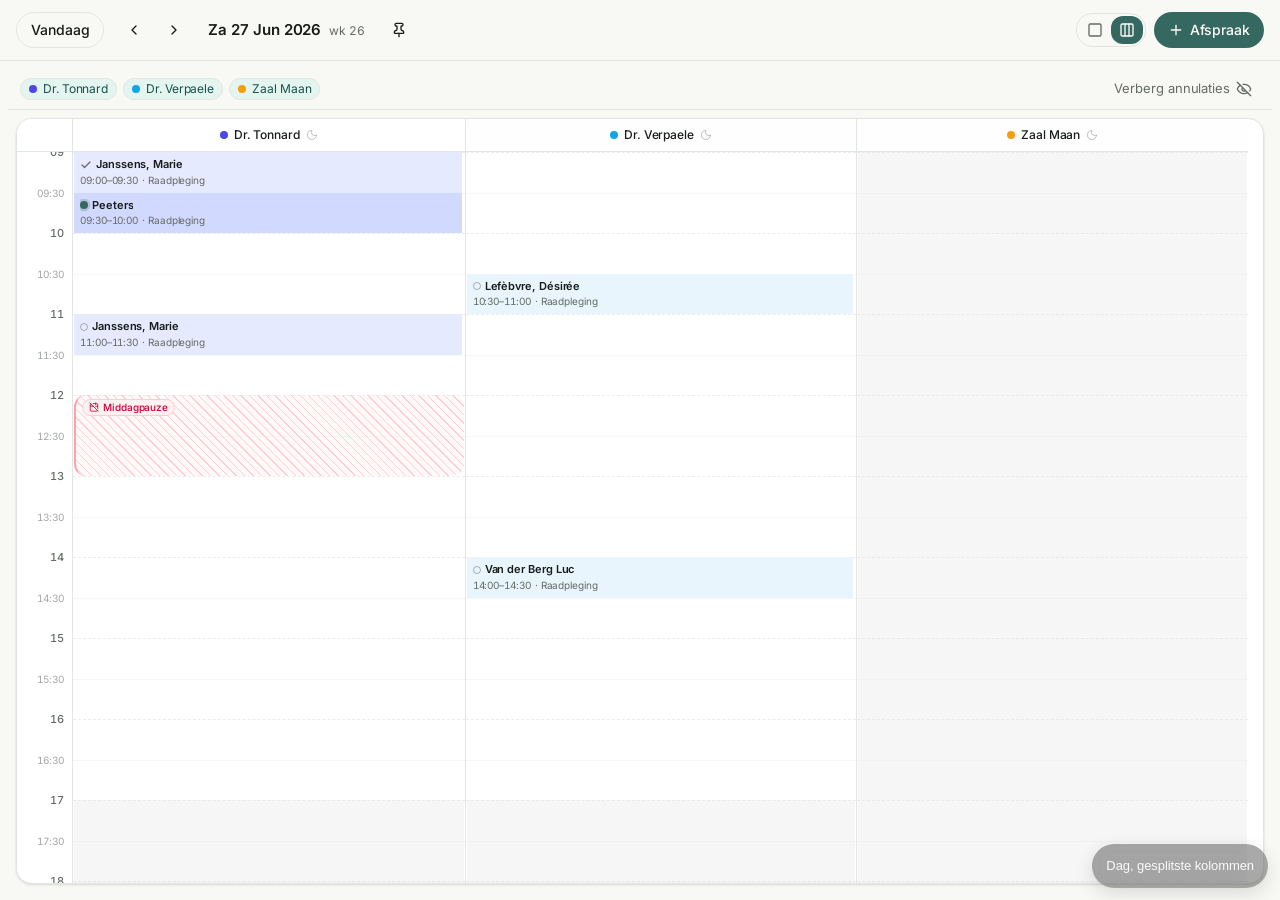
<file: index.html>
<!doctype html>
<html lang="nl">
  <head>
    <meta charset="utf-8" />
    <title>T&amp;V Agenda — spike</title>
    <meta name="viewport" content="width=device-width, initial-scale=1, viewport-fit=cover" />
    <meta name="robots" content="noindex, nofollow" />
    <meta name="theme-color" content="#3B6C66" />
    <link rel="manifest" href="./manifest.webmanifest" />
    <link rel="apple-touch-icon" href="./icons/logo192.png" />
    <meta http-equiv="refresh" content="0; url=./app/iframe.html?id=features-scheduling-agenda-page--default&viewMode=story" />
    <script>
      location.replace('./app/iframe.html?id=features-scheduling-agenda-page--default&viewMode=story')
    </script>
  </head>
  <body>
    <p>Bezig met openen van de <a href="./app/iframe.html?id=features-scheduling-agenda-page--default&viewMode=story">agenda-spike</a>…</p>
  </body>
</html>
</file>
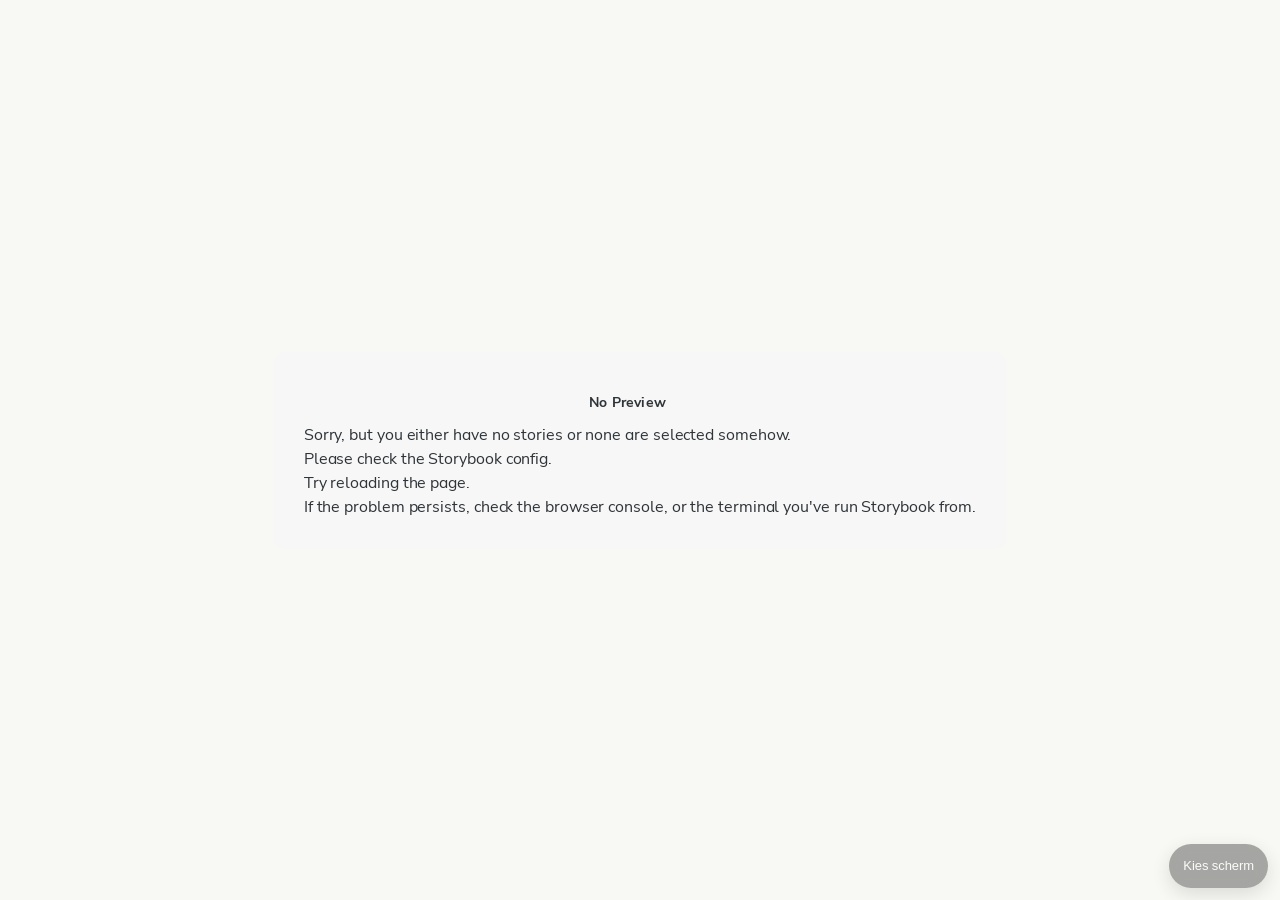
<file: app/iframe.html>
<!doctype html>
<!--suppress HtmlUnknownTarget -->
<html lang="en">
  <head><script type="module" src="./vite-inject-mocker-entry.js"></script>
    <meta charset="utf-8" />
    
    
    <title>T&amp;V Agenda — spike</title>
    <meta name="viewport" content="width=device-width, initial-scale=1, viewport-fit=cover" />
    <meta name="robots" content="noindex, nofollow" />
    <meta name="theme-color" content="#3B6C66" />
    <meta name="mobile-web-app-capable" content="yes" />
    <meta name="apple-mobile-web-app-capable" content="yes" />
    <meta name="apple-mobile-web-app-status-bar-style" content="black-translucent" />
    <meta name="apple-mobile-web-app-title" content="T&amp;V Agenda" />
    <link rel="manifest" href="../manifest.webmanifest" />
    <link rel="apple-touch-icon" href="../icons/logo192.png" />
    <link rel="icon" href="../icons/favicon.svg" type="image/svg+xml" />
    <link rel="stylesheet" href="../pwa-shell.css" />

    <style>
      @font-face {
        font-family: 'Nunito Sans';
        font-style: normal;
        font-weight: 400;
        font-display: swap;
        src: url('./sb-common-assets/nunito-sans-regular.woff2') format('woff2');
      }

      @font-face {
        font-family: 'Nunito Sans';
        font-style: italic;
        font-weight: 400;
        font-display: swap;
        src: url('./sb-common-assets/nunito-sans-italic.woff2') format('woff2');
      }

      @font-face {
        font-family: 'Nunito Sans';
        font-style: normal;
        font-weight: 700;
        font-display: swap;
        src: url('./sb-common-assets/nunito-sans-bold.woff2') format('woff2');
      }

      @font-face {
        font-family: 'Nunito Sans';
        font-style: italic;
        font-weight: 700;
        font-display: swap;
        src: url('./sb-common-assets/nunito-sans-bold-italic.woff2') format('woff2');
      }
    </style>

    <script>
      window.CONFIG_TYPE = 'PRODUCTION';
      window.LOGLEVEL = 'info';
      window.FRAMEWORK_OPTIONS = {"builder":{"viteConfigPath":".storybook/vite.config.ts"}};
      window.CHANNEL_OPTIONS = {};
      window.FEATURES = {"actions":true,"argTypeTargetsV7":true,"babelRemoveBugfixes":false,"backgrounds":true,"changeDetection":true,"componentsManifest":false,"controls":true,"disallowImplicitActionsInRenderV8":true,"highlight":true,"interactions":true,"legacyDecoratorFileOrder":false,"measure":true,"outline":true,"menuOnboardingChecklist":true,"sidebarOnboardingChecklist":true,"viewport":true};
      window.STORIES = [{"titlePrefix":"features/scheduling","files":"**/*.stories.@(ts|tsx)","directory":"./src/features/scheduling","importPathMatcher":"^\\.[\\\\/](?:src\\/features\\/scheduling(?:\\/(?!\\.)(?:(?:(?!(?:^|\\/)\\.).)*?)\\/|\\/|$)(?!\\.)(?=.)[^/]*?\\.stories\\.(ts|tsx))$"}];
      window.DOCS_OPTIONS = {};
      window.TAGS_OPTIONS = {};

      

      // We do this so that "module && module.hot" etc. in Storybook source code
      // doesn't fail (it will simply be disabled)
      window.module = undefined;
      window.global = window;
    </script>
    <base target="_parent" />

<style>
  /* While we aren't showing the main block yet, but still preparing, we want everything the user has rendered, which may or may not be in #storybook-root, to be display none */
  .sb-show-preparing-story:not(.sb-show-main) > :not(.sb-preparing-story) {
    display: none;
  }

  .sb-show-preparing-docs:not(.sb-show-main) > :not(.sb-preparing-docs) {
    display: none;
  }

  /* Hide our own blocks when we aren't supposed to be showing them */
  :not(.sb-show-preparing-story) > .sb-preparing-story,
  :not(.sb-show-preparing-docs) > .sb-preparing-docs,
  :not(.sb-show-nopreview) > .sb-nopreview,
  :not(.sb-show-errordisplay) > .sb-errordisplay {
    display: none;
  }

  .sb-show-main.sb-main-centered {
    margin: 0;
    display: flex;
    align-items: center;
    min-height: 100vh;
  }

  .sb-show-main.sb-main-centered #storybook-root {
    box-sizing: border-box;
    margin: auto;
    padding: 1rem;
    max-height: 100%;
    /* Hack for centering correctly in IE11 */
  }

  /* Vertical centering fix for IE11 */
  @media screen and (-ms-high-contrast: none), (-ms-high-contrast: active) {
    .sb-show-main.sb-main-centered:after {
      content: '';
      min-height: inherit;
      font-size: 0;
    }
  }

  .sb-show-main.sb-main-fullscreen {
    margin: 0;
    padding: 0;
    display: block;
  }

  .sb-show-main.sb-main-padded {
    margin: 0;
    padding: 1rem;
    display: block;
    box-sizing: border-box;
  }

  .sb-wrapper {
    position: fixed;
    top: 0;
    bottom: 0;
    left: 0;
    right: 0;
    box-sizing: border-box;

    padding: 40px;
    font-family:
      'Nunito Sans',
      -apple-system,
      '.SFNSText-Regular',
      'San Francisco',
      BlinkMacSystemFont,
      'Segoe UI',
      'Helvetica Neue',
      Helvetica,
      Arial,
      sans-serif;
    -webkit-font-smoothing: antialiased;
    overflow: auto;
  }

  @media (max-width: 700px) {
    .sb-wrapper {
      padding: 20px;
    }
  }

  @media (max-width: 500px) {
    .sb-wrapper {
      padding: 10px;
    }
  }

  .sb-heading {
    font-size: 14px;
    font-weight: 600;
    letter-spacing: 0.2px;
    margin: 10px 0;
    padding-right: 25px;
  }

  .sb-nopreview {
    display: flex;
    align-content: center;
    justify-content: center;
    box-sizing: border-box;
  }

  .sb-nopreview_main {
    margin: auto;
    padding: 30px;
    border-radius: 10px;
    background: rgb(247, 247, 247);
    color: rgb(46, 52, 56);
  }

  .sb-nopreview_main * {
    background: rgb(247, 247, 247);
    color: rgb(46, 52, 56);
  }

  .sb-nopreview_heading {
    text-align: center;
  }

  .sb-errordisplay {
    background: #f6f9fc;
    color: black;
    z-index: 999999;
    width: 100vw;
    min-height: 100vh;
    box-sizing: border-box;
  }

  .sb-errordisplay_main {
    margin: auto;
    padding: 24px;
    display: flex;
    box-sizing: border-box;

    flex-direction: column;
    min-height: 100%;
    width: 100%;
    border-radius: 6px;
    background: white;
    color: black;
    border: 1px solid #ff0000;
    box-shadow: 0 0 64px rgba(0, 0, 0, 0.1);
    gap: 24px;
  }

  .sb-errordisplay_main ol {
    padding-left: 18px;
    margin: 0;
  }

  /* Redefine colors to ensure readability regardless of user-provided * selectors. */
  .sb-errordisplay_main * {
    background: white;
    color: black;
  }

  /* Exclude error code block from the universal reset to preserve ANSI colors and dark theme */
  .sb-errordisplay_main .sb-errordisplay_code,
  .sb-errordisplay_main .sb-errordisplay_code * {
    background: #242424;
    color: #c6c6c6;
  }

  .sb-errordisplay_main h1 {
    font-family: inherit;
    font-size: 22px;
    font-weight: 400;
    line-height: 30px;
    margin: 0;
  }

  .sb-errordisplay_main h1::before {
    content: '';
    display: inline-block;
    width: 12px;
    height: 12px;
    background: #ff4400;
    border-radius: 50%;
    margin-right: 8px;
  }

  .sb-errordisplay_main p,
  .sb-errordisplay_main ol {
    font-family: inherit;
    font-size: 14px;
    font-weight: 400;
    line-height: 19px;
    margin: 0;
  }

  .sb-errordisplay_main li + li {
    margin: 0;
    padding: 0;
    padding-top: 12px;
  }

  .sb-errordisplay_main a {
    color: currentColor;
  }

  .sb-errordisplay_main .sb-errordisplay_code {
    padding: 10px;
    flex: 1;
    background: #242424;
    color: #c6c6c6;
    box-sizing: border-box;

    font-size: 14px;
    font-weight: 400;
    line-height: 19px;
    border-radius: 4px;

    font-family:
      'Operator Mono', 'Fira Code Retina', 'Fira Code', 'FiraCode-Retina', 'Andale Mono',
      'Lucida Console', Consolas, Monaco, monospace;
    margin: 0;
    overflow: auto;
  }

  .sb-errordisplay_main .sb-errordisplay_code code {
    background-color: inherit;
    color: inherit;
  }

  .sb-errordisplay_main .sb-errordisplay_code {
    white-space: pre-wrap;
  }

  @-webkit-keyframes sb-rotate360 {
    from {
      transform: rotate(0deg);
    }

    to {
      transform: rotate(360deg);
    }
  }

  @keyframes sb-rotate360 {
    from {
      transform: rotate(0deg);
    }

    to {
      transform: rotate(360deg);
    }
  }

  @-webkit-keyframes sb-glow {
    0%,
    100% {
      opacity: 1;
    }

    50% {
      opacity: 0.4;
    }
  }

  @keyframes sb-glow {
    0%,
    100% {
      opacity: 1;
    }

    50% {
      opacity: 0.4;
    }
  }

  /* We display the preparing loaders *over* the rendering story */
  .sb-preparing-story,
  .sb-preparing-docs {
    background-color: white;
    /* Maximum possible z-index. It would be better to use stacking contexts to ensure it's always
    on top, but this isn't possible as it would require making CSS changes that could affect user code */
    z-index: 2147483647;
  }

  .sb-loader {
    -webkit-animation: sb-rotate360 0.7s linear infinite;
    animation: sb-rotate360 0.7s linear infinite;
    border-color: rgba(97, 97, 97, 0.29);
    border-radius: 50%;
    border-style: solid;
    border-top-color: #646464;
    border-width: 2px;
    display: inline-block;
    height: 32px;
    left: 50%;
    margin-left: -16px;
    margin-top: -16px;
    mix-blend-mode: difference;
    overflow: hidden;
    position: absolute;
    top: 50%;
    transition: all 200ms ease-out;
    vertical-align: top;
    width: 32px;
    z-index: 4;
  }

  .sb-previewBlock {
    background: #fff;
    border: 1px solid rgba(0, 0, 0, 0.1);
    border-radius: 4px;
    box-shadow: rgba(0, 0, 0, 0.1) 0 1px 3px 0;
    margin: 25px auto 40px;
    max-width: 600px;
  }

  .sb-previewBlock_header {
    align-items: center;
    box-shadow: rgba(0, 0, 0, 0.1) 0 -1px 0 0 inset;
    display: flex;
    gap: 14px;
    height: 40px;
    padding: 0 12px;
  }

  .sb-previewBlock_icon {
    -webkit-animation: sb-glow 1.5s ease-in-out infinite;
    animation: sb-glow 1.5s ease-in-out infinite;
    background: #e6e6e6;
    height: 14px;
    width: 14px;
  }

  .sb-previewBlock_icon:last-child {
    margin-left: auto;
  }

  .sb-previewBlock_body {
    -webkit-animation: sb-glow 1.5s ease-in-out infinite;
    animation: sb-glow 1.5s ease-in-out infinite;
    height: 182px;
    position: relative;
  }

  .sb-argstableBlock {
    border-collapse: collapse;
    border-spacing: 0;
    font-size: 13px;
    line-height: 20px;
    margin: 25px auto 40px;
    max-width: 600px;
    text-align: left;
    width: 100%;
  }

  .sb-argstableBlock th:first-of-type,
  .sb-argstableBlock td:first-of-type {
    padding-left: 20px;
  }

  .sb-argstableBlock th:nth-of-type(2),
  .sb-argstableBlock td:nth-of-type(2) {
    width: 35%;
  }

  .sb-argstableBlock th:nth-of-type(3),
  .sb-argstableBlock td:nth-of-type(3) {
    width: 15%;
  }

  .sb-argstableBlock th:last-of-type,
  .sb-argstableBlock td:last-of-type {
    width: 25%;
    padding-right: 20px;
  }

  .sb-argstableBlock th span,
  .sb-argstableBlock td span {
    -webkit-animation: sb-glow 1.5s ease-in-out infinite;
    animation: sb-glow 1.5s ease-in-out infinite;
    background-color: rgba(0, 0, 0, 0.1);
    border-radius: 0;
    box-shadow: none;
    color: transparent;
  }

  .sb-argstableBlock th {
    padding: 10px 15px;
  }

  .sb-argstableBlock-body {
    border-radius: 4px;
    box-shadow:
      rgba(0, 0, 0, 0.1) 0 1px 3px 1px,
      rgba(0, 0, 0, 0.065) 0 0 0 1px;
  }

  .sb-argstableBlock-body tr {
    background: transparent;
    overflow: hidden;
  }

  .sb-argstableBlock-body tr:not(:first-child) {
    border-top: 1px solid #e6e6e6;
  }

  .sb-argstableBlock-body tr:first-child td:first-child {
    border-top-left-radius: 4px;
  }

  .sb-argstableBlock-body tr:first-child td:last-child {
    border-top-right-radius: 4px;
  }

  .sb-argstableBlock-body tr:last-child td:first-child {
    border-bottom-left-radius: 4px;
  }

  .sb-argstableBlock-body tr:last-child td:last-child {
    border-bottom-right-radius: 4px;
  }

  .sb-argstableBlock-body td {
    background: #fff;
    padding-bottom: 10px;
    padding-top: 10px;
    vertical-align: top;
  }

  .sb-argstableBlock-body td:not(:first-of-type) {
    padding-left: 15px;
    padding-right: 15px;
  }

  .sb-argstableBlock-body button {
    -webkit-animation: sb-glow 1.5s ease-in-out infinite;
    animation: sb-glow 1.5s ease-in-out infinite;
    background-color: rgba(0, 0, 0, 0.1);
    border: 0;
    border-radius: 0;
    box-shadow: none;
    color: transparent;
    display: inline;
    font-size: 12px;
    line-height: 1;
    padding: 10px 16px;
  }

  .sb-argstableBlock-summary {
    margin-top: 4px;
  }

  .sb-argstableBlock-code {
    margin-right: 4px;
    margin-bottom: 4px;
    padding: 2px 5px;
  }

  .sb-sr-only,
  .sb-hidden-until-focus:not(:focus) {
    position: absolute;
    width: 1px;
    height: 1px;
    padding: 0px;
    margin: -1px;
    overflow: hidden;
    clip: rect(0, 0, 0, 0);
    border: none;
  }

  .sb-hidden-until-focus {
    opacity: 0;
    transition: opacity 150ms ease-out;
  }

  .sb-hidden-until-focus:focus {
    opacity: 1;
  }
</style>

<script>
  /* globals window */
  try {
    if (window.top !== window) {
      window.__REACT_DEVTOOLS_GLOBAL_HOOK__ = window.top.__REACT_DEVTOOLS_GLOBAL_HOOK__;
      window.__VUE_DEVTOOLS_GLOBAL_HOOK__ = window.top.__VUE_DEVTOOLS_GLOBAL_HOOK__;
      window.top.__VUE_DEVTOOLS_CONTEXT__ = window.document;
    }
  } catch (e) {
    // eslint-disable-next-line no-console
    console.warn('unable to connect to top frame for connecting dev tools');
  }
</script>

    <script type="module" crossorigin src="./assets/iframe-7FHopMLh.js"></script>
    <link rel="modulepreload" crossorigin href="./assets/preload-helper-usAeo7Bx.js">
    <link rel="modulepreload" crossorigin href="./assets/react-IGKVQItS.js">
    <link rel="stylesheet" crossorigin href="./assets/iframe-Yl9fFyZv.css">
  </head>

  <body>
    <div class="sb-preparing-story sb-wrapper">
  <div class="sb-loader"></div>
</div>

<div class="sb-preparing-docs sb-wrapper">
  <div class="sb-previewBlock">
    <div class="sb-previewBlock_header">
      <div class="sb-previewBlock_icon"></div>
      <div class="sb-previewBlock_icon"></div>
      <div class="sb-previewBlock_icon"></div>
      <div class="sb-previewBlock_icon"></div>
    </div>
    <div class="sb-previewBlock_body">
      <div class="sb-loader"></div>
    </div>
  </div>
  <table aria-hidden="true" class="sb-argstableBlock">
    <thead class="sb-argstableBlock-head">
      <tr>
        <th><span>Name</span></th>
        <th><span>Description</span></th>
        <th><span>Default</span></th>
        <th><span>Control </span></th>
      </tr>
    </thead>
    <tbody class="sb-argstableBlock-body">
      <tr>
        <td><span>propertyName</span><span title="Required">*</span></td>
        <td>
          <div><span>This is a short description</span></div>
          <div class="sb-argstableBlock-summary">
            <div><span class="sb-argstableBlock-code">summary</span></div>
          </div>
        </td>
        <td>
          <div><span class="sb-argstableBlock-code">defaultValue</span></div>
        </td>
        <td><button>Set string</button></td>
      </tr>
      <tr>
        <td><span>propertyName</span><span>*</span></td>
        <td>
          <div><span>This is a short description</span></div>
          <div class="sb-argstableBlock-summary">
            <div><span class="sb-argstableBlock-code">summary</span></div>
          </div>
        </td>
        <td>
          <div><span class="sb-argstableBlock-code">defaultValue</span></div>
        </td>
        <td><button>Set string</button></td>
      </tr>
      <tr>
        <td><span>propertyName</span><span>*</span></td>
        <td>
          <div><span>This is a short description</span></div>
          <div class="sb-argstableBlock-summary">
            <div><span class="sb-argstableBlock-code">summary</span></div>
          </div>
        </td>
        <td>
          <div><span class="sb-argstableBlock-code">defaultValue</span></div>
        </td>
        <td><button>Set string</button></td>
      </tr>
    </tbody>
  </table>
</div>

<div class="sb-nopreview sb-wrapper">
  <div class="sb-nopreview_main">
    <h1 class="sb-nopreview_heading sb-heading">No Preview</h1>
    <p>Sorry, but you either have no stories or none are selected somehow.</p>
    <ul>
      <li>Please check the Storybook config.</li>
      <li>Try reloading the page.</li>
    </ul>
    <p>
      If the problem persists, check the browser console, or the terminal you've run Storybook from.
    </p>
  </div>
</div>

<div class="sb-errordisplay sb-wrapper">
  <div class="sb-errordisplay_main">
    <h1 id="error-message"></h1>
    <p>
      The component failed to render properly, likely due to a configuration issue in Storybook.
      Here are some common causes and how you can address them:
    </p>
    <ol>
      <li>
        <strong>Missing Context/Providers</strong>: You can use decorators to supply specific
        contexts or providers, which are sometimes necessary for components to render correctly. For
        detailed instructions on using decorators, please visit the
        <a href="https://storybook.js.org/docs/writing-stories/decorators"
          >Decorators documentation</a
        >.
      </li>
      <li>
        <strong>Misconfigured Webpack or Vite</strong>: Verify that Storybook picks up all necessary
        settings for loaders, plugins, and other relevant parameters. You can find step-by-step
        guides for configuring
        <a href="https://storybook.js.org/docs/builders/webpack">Webpack</a> or
        <a href="https://storybook.js.org/docs/builders/vite">Vite</a>
        with Storybook.
      </li>
      <li>
        <strong>Missing Environment Variables</strong>: Your Storybook may require specific
        environment variables to function as intended. You can set up custom environment variables
        as outlined in the
        <a href="https://storybook.js.org/docs/configure/environment-variables"
          >Environment Variables documentation</a
        >.
      </li>
    </ol>
    <pre class="sb-errordisplay_code"><code id="error-stack"></code></pre>
  </div>
</div>

    <div id="storybook-root"></div>
    <div id="storybook-docs"></div>
    <script>
      function __onViteAppLoadingError(event) {
        const hostname = globalThis.location.hostname;
        if (hostname !== 'localhost' && globalThis.CONFIG_TYPE === 'DEVELOPMENT') {
          const message = `Failed to load the Storybook preview file 'vite-app.js':

      It looks like you're visiting the Storybook development server on another hostname than localhost: '${hostname}', but you haven't configured the necessary security features to support this.
      Please re-run your Storybook development server with the '--host ${hostname}' flag, or manually configure your Vite allowedHosts configuration with viteFinal.

      See:`;
          const docs = [
            'https://storybook.js.org/docs/api/cli-options#dev',
            'https://storybook.js.org/docs/api/main-config/main-config-vite-final',
            'https://vite.dev/config/server-options.html#server-allowedhosts',
          ];
          console.error(`${message}\n${docs.map((doc) => `- ${doc}`).join('\n')}`);

          document.getElementById('storybook-root').innerHTML =
            `<p style="color: red; max-width: 70ch">${message.replaceAll(
              '\n',
              '<br/>'
            )}<ul>${docs.map((doc) => `<li><a href='${doc}' target='_blank'>${doc}</a></li>`).join('')}</ul></p>`;
          return;
        }
      }
    </script>
      <script src="../screens.js"></script>
    <script src="../pwa-shell.js"></script>
  </body>
</html>
</file>
<file: pwa-shell.css>
/* Launcher chrome for the spike. Deliberately neutral (system font, dark sheet) so it never
   reads as part of the EHR UI being evaluated. Hidden entirely with ?chrome=0. */
.spike-fab {
  position: fixed;
  z-index: 2147483000;
  right: calc(env(safe-area-inset-right, 0px) + 12px);
  bottom: calc(env(safe-area-inset-bottom, 0px) + 12px);
  display: flex;
  align-items: center;
  gap: 6px;
  padding: 10px 14px;
  min-height: 44px;
  border: 0;
  border-radius: 999px;
  background: rgb(23 23 23 / 0.82);
  color: #fff;
  font: 500 13px/1.2 -apple-system, BlinkMacSystemFont, 'Segoe UI', sans-serif;
  box-shadow: 0 6px 20px rgb(0 0 0 / 0.28);
  backdrop-filter: blur(8px);
  opacity: 0.45;
  transition: opacity 0.2s ease;
  -webkit-tap-highlight-color: transparent;
}
.spike-fab:active,
.spike-fab:focus-visible,
.spike-fab[data-open='true'] {
  opacity: 1;
}

.spike-backdrop {
  position: fixed;
  inset: 0;
  z-index: 2147483000;
  background: rgb(0 0 0 / 0.4);
  backdrop-filter: blur(2px);
}

.spike-sheet {
  position: fixed;
  z-index: 2147483001;
  left: 0;
  right: 0;
  bottom: 0;
  max-height: 78dvh;
  overflow-y: auto;
  -webkit-overflow-scrolling: touch;
  padding: 8px 0 calc(env(safe-area-inset-bottom, 0px) + 12px);
  border-radius: 18px 18px 0 0;
  background: #171717;
  color: #fafafa;
  font: 400 15px/1.35 -apple-system, BlinkMacSystemFont, 'Segoe UI', sans-serif;
  box-shadow: 0 -8px 40px rgb(0 0 0 / 0.45);
}

.spike-grip {
  width: 38px;
  height: 4px;
  margin: 6px auto 10px;
  border-radius: 999px;
  background: #525252;
}

.spike-group {
  margin: 14px 20px 6px;
  font-size: 11px;
  font-weight: 600;
  letter-spacing: 0.08em;
  text-transform: uppercase;
  color: #a3a3a3;
}

.spike-item {
  display: flex;
  align-items: baseline;
  gap: 8px;
  width: 100%;
  min-height: 48px;
  padding: 12px 20px;
  border: 0;
  background: none;
  color: inherit;
  font: inherit;
  text-align: left;
  -webkit-tap-highlight-color: transparent;
}
.spike-item:active {
  background: #262626;
}
.spike-item[aria-current='true'] {
  background: #1f2937;
  box-shadow: inset 3px 0 0 #3b6c66;
}
.spike-item .note {
  margin-left: auto;
  font-size: 12px;
  color: #a3a3a3;
  white-space: nowrap;
}

.spike-foot {
  margin: 12px 20px 0;
  padding-top: 12px;
  border-top: 1px solid #303030;
  font-size: 12px;
  color: #a3a3a3;
}
</file>
